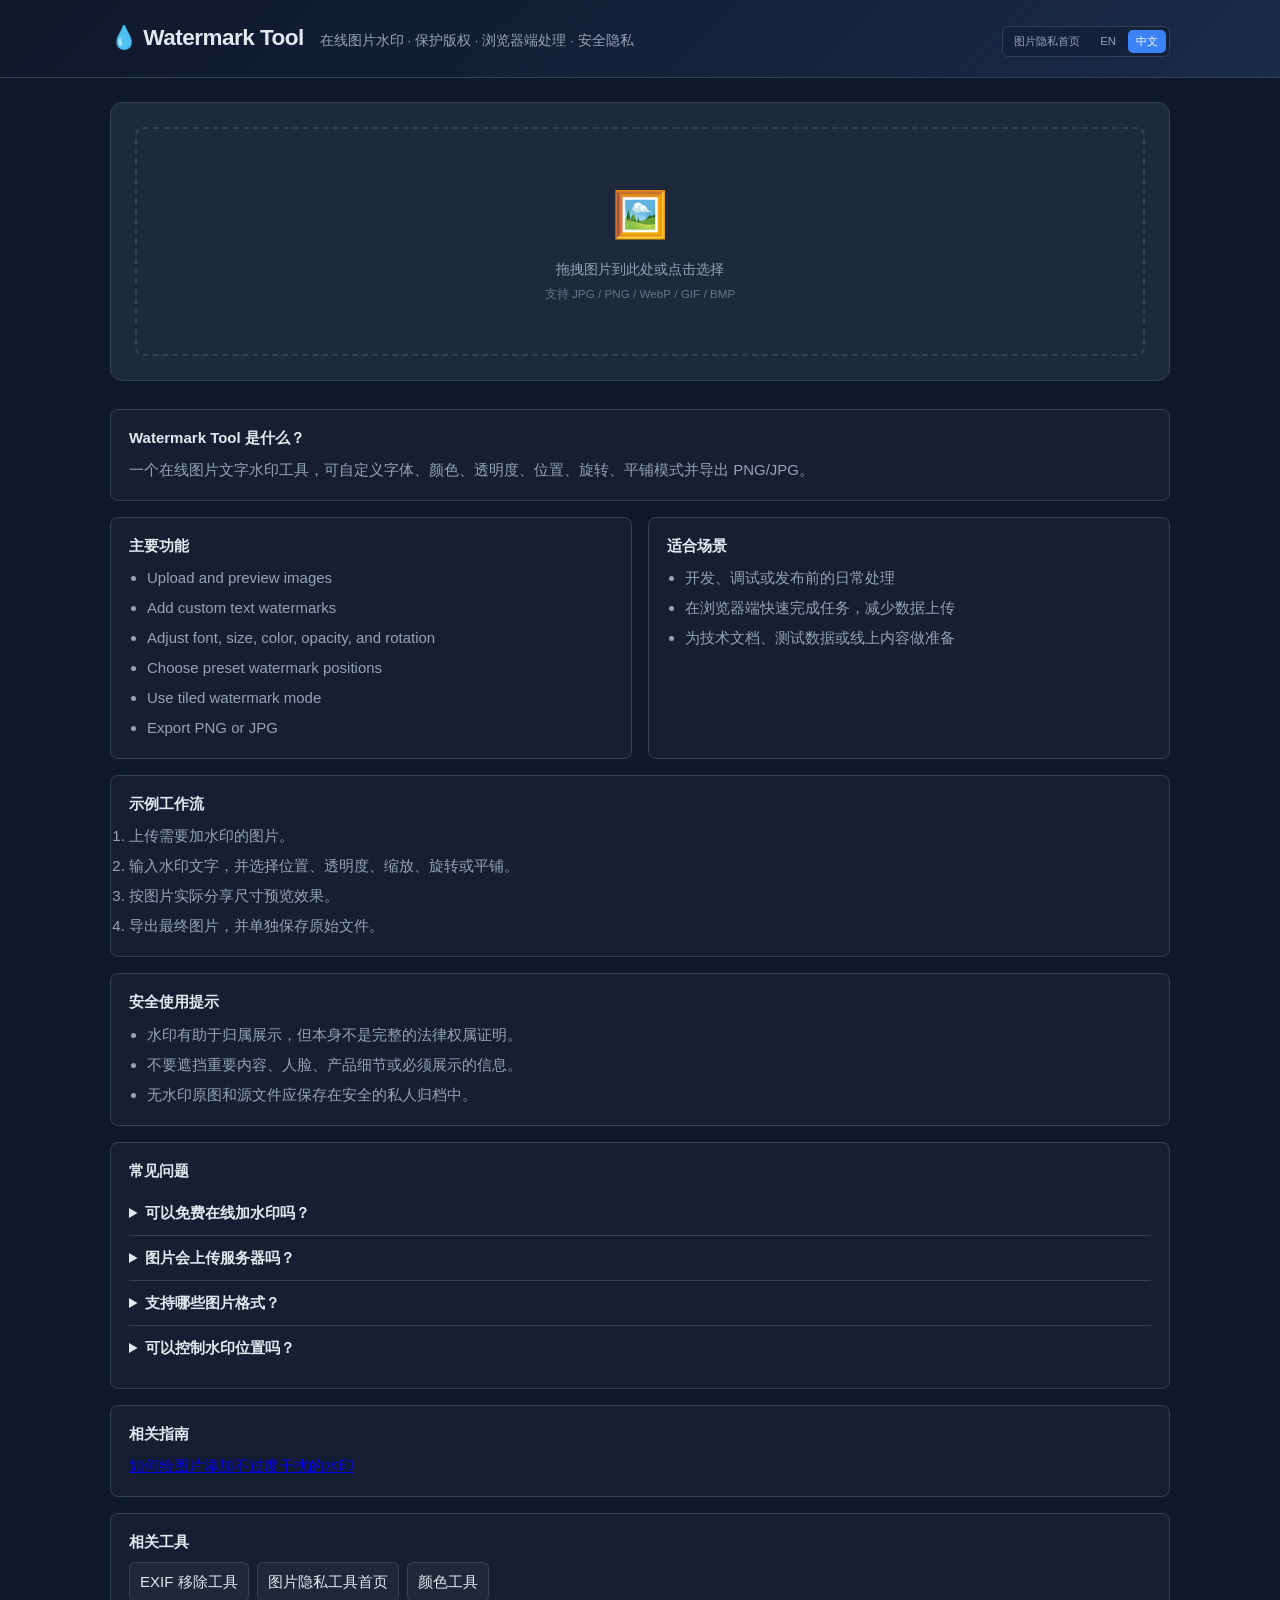
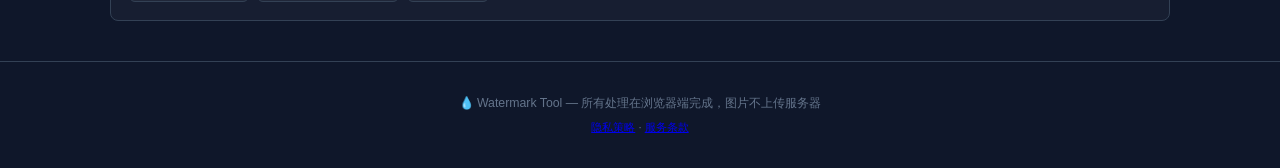
<file: zh/index.html>
<!DOCTYPE html>
<html lang="zh-CN">
<head>
  <meta charset="UTF-8">
  <meta name="viewport" content="width=device-width, initial-scale=1.0">
  <title>Watermark Tool - 在线图片水印工具 | 文字水印添加</title>
  <meta name="description" content="免费在线图片水印添加工具。上传图片，添加文字水印，自定义字体、颜色、透明度、位置、旋转角度。浏览器端处理，图片不上传。">
  <meta name="keywords" content="watermark tool, add watermark, image watermark, photo watermark, 图片水印, 添加水印, 文字水印, 版权保护">
  <meta name="author" content="ImagePrivacy">
  <meta name="robots" content="index, follow">
  <link rel="canonical" href="https://watermark.imageprivacy.org/zh/">
  <link rel="alternate" hreflang="en" href="https://watermark.imageprivacy.org/">
  <link rel="alternate" hreflang="zh-CN" href="https://watermark.imageprivacy.org/zh/">
  <link rel="alternate" hreflang="x-default" href="https://watermark.imageprivacy.org/">
<meta property="og:type" content="website">
  <meta property="og:title" content="Watermark Tool - 在线图片水印工具">
  <meta property="og:description" content="免费在线图片水印添加工具。自定义文字水印，保护图片版权。浏览器端处理。">
  <meta property="og:url" content="https://watermark.imageprivacy.org/zh/">
  <meta property="og:site_name" content="Watermark Tool">
  <meta property="og:image" content="https://watermark.imageprivacy.org/og.png">
  <meta property="og:image:width" content="1200">
  <meta property="og:image:height" content="630">
  <meta property="og:image:alt" content="Watermark Tool - 在线图片水印工具">
  <meta property="og:locale" content="zh_CN">

  <meta name="twitter:card" content="summary_large_image">
  <meta name="twitter:image" content="https://watermark.imageprivacy.org/og.png">
  <meta name="twitter:title" content="Watermark Tool - 在线图片水印工具">
  <meta name="twitter:description" content="免费在线图片水印添加工具。自定义文字水印，保护图片版权。">

<link rel="stylesheet" href="../css/style.css">
  <script type="application/ld+json">
{
  "@context": "https://schema.org",
  "@type": "SoftwareApplication",
  "name": "Watermark Tool",
  "description": "免费在线图片水印添加工具。上传图片，添加文字水印，自定义字体、颜色、透明度、位置、旋转角度。浏览器端处理，图片不上传。",
  "url": "https://watermark.imageprivacy.org/zh/",
  "inLanguage": "zh-CN",
  "applicationCategory": "MultimediaApplication",
  "operatingSystem": "All",
  "browserRequirements": "Requires JavaScript",
  "isAccessibleForFree": true,
  "offers": {
    "@type": "Offer",
    "price": "0",
    "priceCurrency": "USD"
  },
  "featureList": [
    "Upload and preview images",
    "Add custom text watermarks",
    "Adjust font, size, color, opacity, and rotation",
    "Choose preset watermark positions",
    "Use tiled watermark mode",
    "Export PNG or JPG"
  ],
  "publisher": {
    "@type": "Organization",
    "name": "ImagePrivacy"
  }
}
  </script>
  <script type="application/ld+json">
{
  "@context": "https://schema.org",
  "@type": "FAQPage",
  "inLanguage": "zh-CN",
  "mainEntity": [
    {
      "@type": "Question",
      "name": "可以免费在线加水印吗？",
      "acceptedAnswer": {
        "@type": "Answer",
        "text": "可以，工具免费并在浏览器端运行。"
      }
    },
    {
      "@type": "Question",
      "name": "图片会上传服务器吗？",
      "acceptedAnswer": {
        "@type": "Answer",
        "text": "不会。预览、渲染和导出都在浏览器端完成。"
      }
    },
    {
      "@type": "Question",
      "name": "支持哪些图片格式？",
      "acceptedAnswer": {
        "@type": "Answer",
        "text": "输入支持 JPG、PNG、WebP、GIF、BMP 等常见格式，导出支持 PNG 和 JPG。"
      }
    },
    {
      "@type": "Question",
      "name": "可以控制水印位置吗？",
      "acceptedAnswer": {
        "@type": "Answer",
        "text": "可以设置预设位置、边距、旋转、透明度和平铺模式。"
      }
    }
  ]
}
  </script>
  <script type="application/ld+json">
{
  "@context": "https://schema.org",
  "@type": "BreadcrumbList",
  "inLanguage": "zh-CN",
  "itemListElement": [
    {
      "@type": "ListItem",
      "position": 1,
      "name": "ImagePrivacy",
      "item": "https://imageprivacy.org/zh/"
    },
    {
      "@type": "ListItem",
      "position": 2,
      "name": "Watermark Tool",
      "item": "https://watermark.imageprivacy.org/zh/"
    }
  ]
}
  </script>
</head>
<body>
  <header class="header">
    <div class="container">
      <div class="header-inner">
        <h1 class="logo">💧 Watermark Tool</h1>
        <p class="tagline">在线图片水印 · 保护版权 · 浏览器端处理 · 安全隐私</p>
        <nav class="language-switcher" aria-label="Language"><a class="home-link" href="https://imageprivacy.org/zh/">图片隐私首页</a><a class="" href="../" lang="en">EN</a><a class="active" href="./" lang="zh-CN">中文</a></nav>
      </div>
    </div>
  </header>

  <main class="main container">
    <div class="card">
      <!-- Upload -->
      <div class="upload-section" id="upload-section">
        <div id="drop-zone" class="drop-zone">
          <div class="drop-content">
            <span class="drop-icon">🖼️</span>
            <p>拖拽图片到此处或点击选择</p>
            <p class="drop-hint">支持 JPG / PNG / WebP / GIF / BMP</p>
          </div>
          <input type="file" id="file-input" class="file-input" accept="image/*">
        </div>
      </div>

      <!-- Editor -->
      <div id="editor-section" class="editor-section" style="display:none">
        <div class="editor-layout">
          <!-- Preview -->
          <div class="preview-col">
            <div class="preview-header">
              <h3>预览</h3>
              <span id="img-info" class="img-info"></span>
            </div>
            <div id="canvas-container" class="canvas-container">
              <canvas id="preview-canvas"></canvas>
            </div>
            <div class="preview-actions">
              <div class="zoom-controls">
                <button class="btn btn-sm" onclick="zoomOut()">🔍−</button>
                <span id="zoom-level" class="zoom-level">100%</span>
                <button class="btn btn-sm" onclick="zoomIn()">🔍+</button>
                <button class="btn btn-sm" onclick="fitView()">适配</button>
              </div>
              <div class="export-controls">
                <select id="export-format" class="small-select">
                  <option value="image/png">PNG（无损）</option>
                  <option value="image/jpeg">JPG（可压缩）</option>
                </select>
                <select id="export-quality" class="small-select" style="display:none">
                  <option value="0.9">高质量 90%</option>
                  <option value="0.8" selected>中等 80%</option>
                  <option value="0.6">低 60%</option>
                </select>
                <button class="btn btn-primary" onclick="downloadImage()">⬇ 下载</button>
              </div>
            </div>
          </div>

          <!-- Controls -->
          <div class="controls-col">
            <div class="control-group">
              <h3>水印文字</h3>
              <input type="text" id="wm-text" class="text-input" value="© ImagePrivacy" oninput="renderWatermark()">
            </div>

            <div class="control-group">
              <h3>字体</h3>
              <select id="wm-font" class="small-select" onchange="renderWatermark()">
                <option value="Arial">Arial</option>
                <option value="'Helvetica Neue'">Helvetica Neue</option>
                <option value="Georgia">Georgia</option>
                <option value="'Times New Roman'">Times New Roman</option>
                <option value="'Courier New'">Courier New</option>
                <option value="'Microsoft YaHei'">微软雅黑</option>
                <option value="'Noto Sans SC'">Noto Sans SC</option>
                <option value="Impact">Impact</option>
              </select>
            </div>

            <div class="control-group">
              <h3>字号</h3>
              <div class="slider-row">
                <input type="range" id="wm-size" min="12" max="200" value="48" oninput="updateSizeLabel();renderWatermark()">
                <span id="wm-size-label" class="slider-val">48px</span>
              </div>
            </div>

            <div class="control-group">
              <h3>透明度</h3>
              <div class="slider-row">
                <input type="range" id="wm-opacity" min="0.05" max="1" step="0.05" value="0.4" oninput="updateOpacityLabel();renderWatermark()">
                <span id="wm-opacity-label" class="slider-val">40%</span>
              </div>
            </div>

            <div class="control-group">
              <h3>颜色</h3>
              <div class="color-row">
                <input type="color" id="wm-color" value="#ffffff" onchange="renderWatermark()">
                <input type="color" id="wm-shadow" value="#000000" onchange="renderWatermark()">
                <label class="checkbox-label"><input type="checkbox" id="wm-shadow-enable" checked onchange="renderWatermark()"> 阴影</label>
              </div>
            </div>

            <div class="control-group">
              <h3>旋转</h3>
              <div class="slider-row">
                <input type="range" id="wm-rotation" min="-90" max="90" value="-30" oninput="updateRotationLabel();renderWatermark()">
                <span id="wm-rotation-label" class="slider-val">-30°</span>
              </div>
            </div>

            <div class="control-group">
              <h3>位置</h3>
              <div class="position-grid">
                <button class="pos-btn" data-pos="top-left">↖</button>
                <button class="pos-btn" data-pos="top-center">↑</button>
                <button class="pos-btn" data-pos="top-right">↗</button>
                <button class="pos-btn" data-pos="center-left">←</button>
                <button class="pos-btn active" data-pos="center">●</button>
                <button class="pos-btn" data-pos="center-right">→</button>
                <button class="pos-btn" data-pos="bottom-left">↙</button>
                <button class="pos-btn" data-pos="bottom-center">↓</button>
                <button class="pos-btn" data-pos="bottom-right">↘</button>
              </div>
            </div>

            <div class="control-group">
              <h3>边距</h3>
              <div class="slider-row">
                <input type="range" id="wm-margin" min="0" max="100" value="20" oninput="updateMarginLabel();renderWatermark()">
                <span id="wm-margin-label" class="slider-val">20px</span>
              </div>
            </div>

            <div class="control-group">
              <label class="checkbox-label" style="font-size:.85rem">
                <input type="checkbox" id="wm-tiled" onchange="renderWatermark()">
                平铺水印（重复覆盖整张图片）
              </label>
            </div>

            <div class="control-group">
              <label class="checkbox-label" style="font-size:.85rem">
                <input type="checkbox" id="wm-bold" onchange="renderWatermark()">
                加粗
              </label>
              <label class="checkbox-label" style="font-size:.85rem">
                <input type="checkbox" id="wm-italic" onchange="renderWatermark()">
                斜体
              </label>
            </div>
          </div>
        </div>
      </div>
    </div>
    <section class="seo-content" aria-label="工具说明和常见问题">
      <div class="seo-block">
        <h2>Watermark Tool 是什么？</h2>
        <p>一个在线图片文字水印工具，可自定义字体、颜色、透明度、位置、旋转、平铺模式并导出 PNG/JPG。</p>
      </div>
      <div class="seo-grid">
        <div class="seo-block">
          <h2>主要功能</h2>
          <ul><li>Upload and preview images</li><li>Add custom text watermarks</li><li>Adjust font, size, color, opacity, and rotation</li><li>Choose preset watermark positions</li><li>Use tiled watermark mode</li><li>Export PNG or JPG</li></ul>
        </div>
        <div class="seo-block">
          <h2>适合场景</h2>
          <ul><li>开发、调试或发布前的日常处理</li><li>在浏览器端快速完成任务，减少数据上传</li><li>为技术文档、测试数据或线上内容做准备</li></ul>
        </div>
      </div>
      <div class="seo-block example-workflow">
        <h2>示例工作流</h2>
        <ol>
          <li>上传需要加水印的图片。</li>
          <li>输入水印文字，并选择位置、透明度、缩放、旋转或平铺。</li>
          <li>按图片实际分享尺寸预览效果。</li>
          <li>导出最终图片，并单独保存原始文件。</li>
        </ol>
      </div>

      <div class="seo-block safe-use">
        <h2>安全使用提示</h2>
        <ul>
          <li>水印有助于归属展示，但本身不是完整的法律权属证明。</li>
          <li>不要遮挡重要内容、人脸、产品细节或必须展示的信息。</li>
          <li>无水印原图和源文件应保存在安全的私人归档中。</li>
        </ul>
      </div>

      <div class="seo-block faq-list">
        <h2>常见问题</h2>
        <details><summary>可以免费在线加水印吗？</summary><p>可以，工具免费并在浏览器端运行。</p></details>
        <details><summary>图片会上传服务器吗？</summary><p>不会。预览、渲染和导出都在浏览器端完成。</p></details>
        <details><summary>支持哪些图片格式？</summary><p>输入支持 JPG、PNG、WebP、GIF、BMP 等常见格式，导出支持 PNG 和 JPG。</p></details>
        <details><summary>可以控制水印位置吗？</summary><p>可以设置预设位置、边距、旋转、透明度和平铺模式。</p></details>
      </div>
      <div class="seo-block related-guides">
        <h2>相关指南</h2>
        <p><a href="https://imageprivacy.org/zh/guides/watermark-images-online/">如何给图片添加不过度干扰的水印</a></p>
      </div>
      <div class="seo-block related-tools">
        <h2>相关工具</h2>
        <div class="related-links"><a href="https://exif.imageprivacy.org/zh/">EXIF 移除工具</a><a href="https://imageprivacy.org/zh/">图片隐私工具首页</a><a href="https://color.toolkitbox.org/zh/">颜色工具</a></div>
      </div>
    </section>
  </main>

  <footer class="footer">
    <div class="container">
      <p>💧 Watermark Tool — 所有处理在浏览器端完成，图片不上传服务器</p>
      <p class="footer-small"><a href="https://imageprivacy.org/zh/privacy/">隐私策略</a> · <a href="https://imageprivacy.org/zh/terms/">服务条款</a></p>
    </div>
  </footer>

  <script src="../js/app.js"></script>
</body>
</html>
</file>
<file: css/style.css>
*,*::before,*::after{box-sizing:border-box;margin:0;padding:0}
:root{--bg:#0f172a;--bg-card:#1e293b;--bg-input:#0f172a;--border:#334155;--border-focus:#3b82f6;--text:#e2e8f0;--text-muted:#94a3b8;--text-dim:#64748b;--primary:#3b82f6;--primary-hover:#2563eb;--secondary:#475569;--secondary-hover:#64748b;--success:#22c55e;--error:#ef4444;--radius:12px;--radius-sm:8px;--radius-xs:6px;--font-mono:'SF Mono','Fira Code','Cascadia Code','JetBrains Mono',monospace;--font-ui:-apple-system,BlinkMacSystemFont,'Segoe UI',Roboto,sans-serif}
html{font-size:15px}
body{font-family:var(--font-ui);background:var(--bg);color:var(--text);min-height:100vh;line-height:1.6}
.container{max-width:1100px;margin:0 auto;padding:0 20px}

.header{border-bottom:1px solid var(--border);padding:20px 0;background:linear-gradient(135deg,#0f172a 0%,#1a2a4a 100%)}
.header-inner{display:flex;align-items:baseline;gap:16px;flex-wrap:wrap}
.logo{font-size:1.5rem;font-weight:700;color:var(--text);letter-spacing:-.5px}
.tagline{color:var(--text-muted);font-size:.9rem}

.card{margin-top:24px;background:var(--bg-card);border:1px solid var(--border);border-radius:var(--radius);overflow:hidden}

/* Upload */
.upload-section{padding:24px}
.drop-zone{border:2px dashed var(--border);border-radius:var(--radius-sm);padding:50px 20px;text-align:center;cursor:pointer;transition:all .2s;position:relative}
.drop-zone:hover,.drop-zone.dragover{border-color:var(--primary);background:rgba(59,130,246,.05)}
.drop-content{pointer-events:none}
.drop-icon{font-size:3rem;display:block;margin-bottom:8px}
.drop-zone p{color:var(--text-muted);font-size:.9rem}
.drop-hint{font-size:.78rem!important;color:var(--text-dim)!important;margin-top:4px}
.file-input{position:absolute;inset:0;opacity:0;cursor:pointer}

/* Editor */
.editor-section{padding:20px}
.editor-layout{display:flex;gap:20px}
@media(max-width:800px){.editor-layout{flex-direction:column}}

/* Preview */
.preview-col{flex:1.3;display:flex;flex-direction:column;gap:8px;min-width:0}
.preview-header{display:flex;justify-content:space-between;align-items:center}
.preview-header h3{font-size:.82rem;color:var(--text-muted);text-transform:uppercase;letter-spacing:.5px;font-weight:600}
.img-info{font-size:.78rem;color:var(--text-dim)}

.canvas-container{background:var(--bg-input);border:1px solid var(--border);border-radius:var(--radius-sm);overflow:hidden;display:flex;align-items:center;justify-content:center;min-height:300px;max-height:600px}
.canvas-container canvas{max-width:100%;max-height:600px;object-fit:contain;display:block}

.preview-actions{display:flex;justify-content:space-between;align-items:center;flex-wrap:wrap;gap:8px}
.zoom-controls{display:flex;align-items:center;gap:6px}
.zoom-level{font-size:.78rem;color:var(--text-dim);min-width:40px;text-align:center;font-family:var(--font-mono)}
.export-controls{display:flex;align-items:center;gap:6px}

/* Controls */
.controls-col{width:280px;flex:none;display:flex;flex-direction:column;gap:12px}
@media(max-width:800px){.controls-col{width:100%}}

.control-group h3{font-size:.78rem;color:var(--text-muted);text-transform:uppercase;letter-spacing:.5px;font-weight:600;margin-bottom:4px}

.text-input{width:100%;padding:8px 12px;background:var(--bg-input);color:var(--text);border:1px solid var(--border);border-radius:var(--radius-xs);font-size:.85rem;outline:none;transition:border-color .15s}
.text-input:focus{border-color:var(--border-focus);box-shadow:0 0 0 2px rgba(59,130,246,.15)}

.slider-row{display:flex;align-items:center;gap:10px}
.slider-row input[type="range"]{flex:1;accent-color:var(--primary);cursor:pointer}
.slider-val{font-family:var(--font-mono);font-size:.78rem;color:var(--text-muted);min-width:45px;text-align:right}

.color-row{display:flex;align-items:center;gap:8px;flex-wrap:wrap}
.color-row input[type="color"]{width:36px;height:36px;padding:2px;border:1px solid var(--border);border-radius:var(--radius-xs);cursor:pointer;background:none}
.color-row input[type="color"]::-webkit-color-swatch-wrapper{padding:0}
.color-row input[type="color"]::-webkit-color-swatch{border:1px solid var(--border);border-radius:4px}

.position-grid{display:grid;grid-template-columns:repeat(3,1fr);gap:4px}
.pos-btn{padding:8px;border:1px solid var(--border);border-radius:var(--radius-xs);background:var(--bg-input);color:var(--text-muted);font-size:.85rem;cursor:pointer;transition:all .12s;text-align:center}
.pos-btn:hover{border-color:var(--primary);color:var(--primary)}
.pos-btn.active{border-color:var(--primary);background:rgba(59,130,246,.1);color:var(--primary)}

.checkbox-label{display:flex;align-items:center;gap:6px;font-size:.82rem;color:var(--text-muted);cursor:pointer}
.checkbox-label input{accent-color:var(--primary)}

.small-select{padding:6px 8px;background:var(--bg-input);color:var(--text);border:1px solid var(--border);border-radius:var(--radius-xs);font-size:.8rem;cursor:pointer;outline:none;max-width:180px}
.small-select:focus{border-color:var(--border-focus)}

/* Buttons */
.btn{display:inline-flex;align-items:center;gap:6px;padding:7px 14px;border:none;border-radius:var(--radius-xs);font-size:.82rem;font-family:var(--font-ui);font-weight:500;cursor:pointer;transition:all .15s;white-space:nowrap}
.btn-primary{background:var(--primary);color:#fff}
.btn-primary:hover{background:var(--primary-hover)}
.btn-sm{padding:4px 10px;font-size:.76rem;background:var(--secondary);color:#e2e8f0}
.btn-sm:hover{background:var(--secondary-hover)}

/* Toast */
.toast{position:fixed;bottom:24px;left:50%;transform:translateX(-50%);padding:10px 24px;border-radius:var(--radius);background:var(--bg-card);border:1px solid var(--border);color:var(--text);font-size:.85rem;box-shadow:0 4px 20px rgba(0,0,0,.3);z-index:100;animation:toastIn .3s ease}
@keyframes toastIn{from{opacity:0;transform:translateX(-50%) translateY(10px)}to{opacity:1;transform:translateX(-50%) translateY(0)}}

.footer{text-align:center;padding:32px 0;margin-top:40px;border-top:1px solid var(--border);color:var(--text-dim);font-size:.82rem}
.footer-small{margin-top:4px;font-size:.75rem}
/* === SEO / GEO Content === */
.language-switcher { margin-left: auto; display: inline-flex; gap: 4px; padding: 3px; border: 1px solid var(--border); border-radius: var(--radius-xs); background: rgba(15,23,42,0.35); }
.language-switcher a { color: var(--text-muted); text-decoration: none; font-size: 0.76rem; line-height: 1; padding: 6px 8px; border-radius: 5px; }
.language-switcher a:hover, .language-switcher a.active { color: #fff; background: var(--primary); }
.seo-content { margin-top: 28px; display: flex; flex-direction: column; gap: 16px; color: var(--text-muted); }
.seo-grid { display: grid; grid-template-columns: repeat(2, minmax(0, 1fr)); gap: 16px; }
.seo-block { background: rgba(255,255,255,0.03); border: 1px solid var(--border); border-radius: var(--radius-sm); padding: 18px; }
.seo-block h2 { color: var(--text); font-size: 1rem; line-height: 1.35; margin: 0 0 10px; letter-spacing: 0; }
.seo-block p { margin: 0; }
.seo-block ul { margin: 0; padding-left: 18px; }
.seo-block li + li { margin-top: 6px; }
.faq-list details { border-top: 1px solid var(--border); padding: 10px 0; }
.faq-list details:first-of-type { border-top: 0; }
.faq-list summary { color: var(--text); cursor: pointer; font-weight: 600; }
.faq-list details p { margin-top: 8px; }
@media (max-width: 720px) { .language-switcher { margin-left: 0; } .seo-grid { grid-template-columns: 1fr; } }
.related-links { display: flex; flex-wrap: wrap; gap: 8px; margin-top: 10px; }
.related-links a { color: var(--text); text-decoration: none; border: 1px solid var(--border); border-radius: var(--radius-xs); padding: 7px 10px; background: rgba(255,255,255,0.04); }
.related-links a:hover { border-color: var(--primary); color: #fff; }


/* === Mobile ad-safety and overflow guard === */
html, body { max-width: 100%; overflow-x: hidden; }
.container, .card, .tool-layout, .result-area, .seo-content { min-width: 0; }
.tabs, .section-tabs { max-width: 100%; overflow-x: auto; -webkit-overflow-scrolling: touch; scrollbar-width: thin; }
.tab, .section-tab { flex: 0 0 auto; }
.code-editor, textarea, input, select { max-width: 100%; }
.editor-header, .editor-actions, .controls, .control-group, .input-row, .action-bar { min-width: 0; }
@media (max-width: 560px) {
  .container { width: 100%; padding-left: 12px; padding-right: 12px; }
  .header { padding: 16px 0; }
  .header-inner { align-items: flex-start; gap: 8px; }
  .logo { font-size: 1.28rem; }
  .tagline { width: 100%; overflow-wrap: anywhere; }
  .tabs { margin-left: -12px; margin-right: -12px; padding-left: 12px; padding-right: 12px; border-radius: 0; }
  .tool-layout, .card { border-radius: var(--radius-sm); }
  .tool-layout, .input-section, .result-section, .upload-section, .result-area { padding: 14px; }
  .editor-header, .controls, .input-row, .action-bar { flex-wrap: wrap; }
  .editor-actions { width: 100%; flex-wrap: wrap; justify-content: flex-start; }
  .editor-actions .btn-sm { flex: 1 1 auto; justify-content: center; }
  .btn { justify-content: center; }
  .domain-input { min-width: 0; width: 100%; }
  .input-row .btn, .action-bar .btn { flex: 1 1 auto; }
  .code-editor { min-height: 220px; }
  .toast { width: calc(100vw - 32px); text-align: center; }
}
</file>
